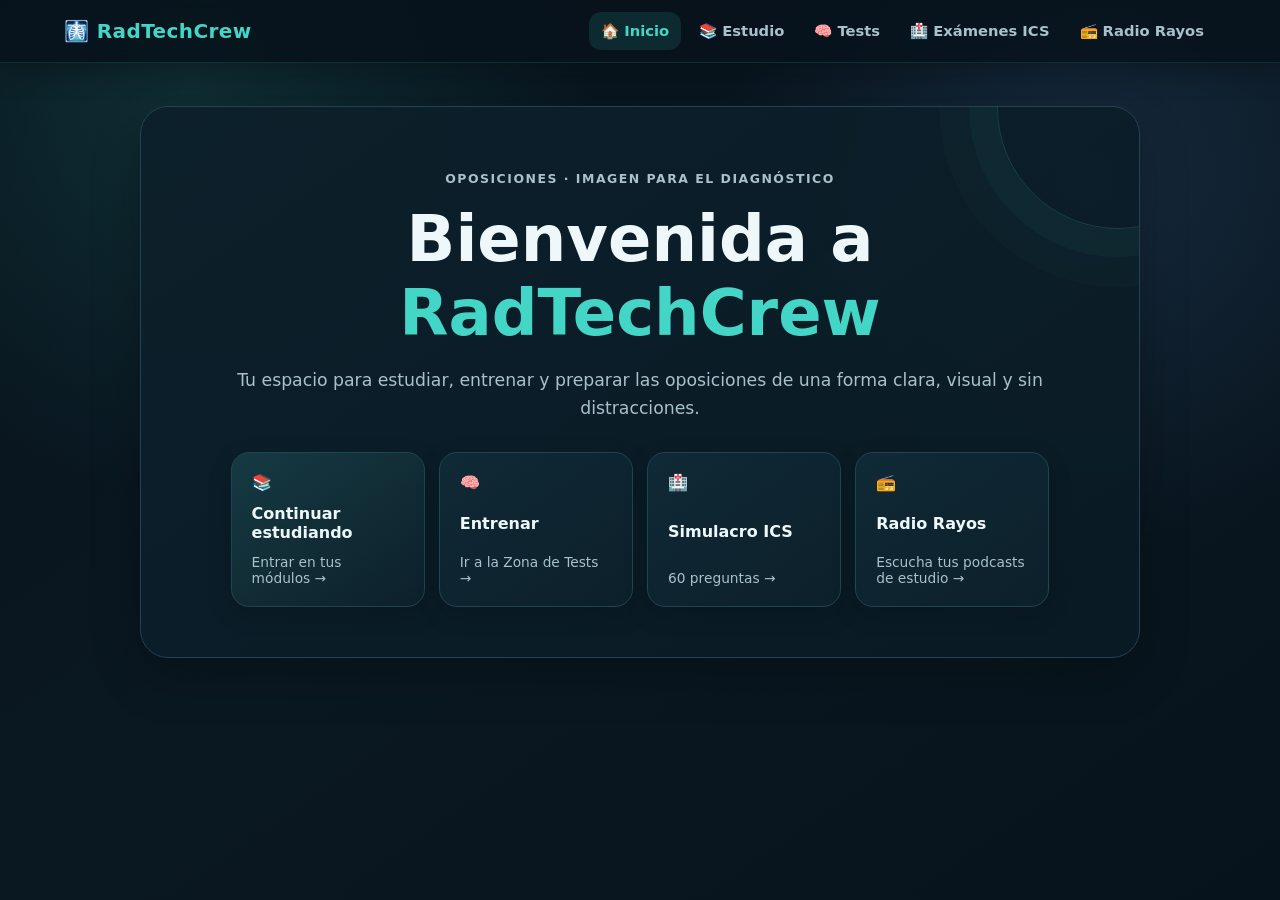
<file: index.html>
<!doctype html><html lang="es"><head><meta charset="UTF-8"><meta name="viewport" content="width=device-width,initial-scale=1.0,viewport-fit=cover"><meta name="theme-color" content="#1f2937"><meta name="mobile-web-app-capable" content="yes"><meta name="apple-mobile-web-app-capable" content="yes"><meta name="apple-mobile-web-app-status-bar-style" content="default"><meta name="apple-mobile-web-app-title" content="RadTechCrew"><link rel="manifest" href="./manifest.json"><link rel="icon" href="./icon.svg" type="image/svg+xml"><link rel="apple-touch-icon" href="./icon.svg"><title>RadTechCrew</title><link rel="stylesheet" href="style.css"><link rel="stylesheet" href="theme.css"><link rel="stylesheet" href="xp.css"><link rel="stylesheet" href="radio-rayos.css"></head><body><header class="topbar"><div class="brand">🩻 <span>RadTechCrew</span></div><nav aria-label="Navegación principal"><a href="#inicio" data-view="inicio" class="active">🏠 Inicio</a><a href="#estudio" data-view="estudio">📚 Estudio</a><a href="tests.html">🧠 Tests</a><a href="examenes-ics.html">🏥 Exámenes ICS</a><a href="#radio-rayos" data-view="radio-rayos">📻 Radio Rayos</a></nav></header><main><section id="inicio" class="hero app-view"><p class="eyebrow">OPOSICIONES · IMAGEN PARA EL DIAGNÓSTICO</p><h1>Bienvenida a <span>RadTechCrew</span></h1><p>Tu espacio para estudiar, entrenar y preparar las oposiciones de una forma clara, visual y sin distracciones.</p><div class="quick-access"><a href="#estudio" data-view="estudio" class="quick-card">📚<strong>Continuar estudiando</strong><span>Entrar en tus módulos →</span></a><a href="tests.html" class="quick-card">🧠<strong>Entrenar</strong><span>Ir a la Zona de Tests →</span></a><a href="examenes-ics.html" class="quick-card">🏥<strong>Simulacro ICS</strong><span>60 preguntas →</span></a><a href="#radio-rayos" data-view="radio-rayos" class="quick-card">📻<strong>Radio Rayos</strong><span>Escucha tus podcasts de estudio →</span></a></div></section><section id="radio-rayos" class="panel app-view" hidden><p class="eyebrow">AUDIO DE ESTUDIO</p><h2>📻 Radio Rayos</h2><p>Elige un módulo para entrar en sus podcasts de estudio.</p><div id="radio-rayos-list" class="cards"></div></section><section id="radio-module-view" class="panel module-view" hidden><div class="module-view-head"><div><p class="eyebrow">RADIO RAYOS</p><h2 id="radio-module-view-title"></h2><p id="radio-module-view-desc"></p></div></div><div id="radio-module-topics" class="cards"></div></section><section id="estudio" class="panel app-view" hidden><p class="eyebrow">APRENDER</p><h2>📚 Zona de estudio</h2><p>Elige un módulo para entrar en sus temas de estudio.</p><div id="modules" class="cards"></div></section><section id="module-view" class="panel module-view" hidden><div class="module-view-head"><div><p class="eyebrow">ZONA DE ESTUDIO</p><h2 id="module-view-title"></h2><p id="module-view-desc"></p></div></div><div id="module-topics" class="cards"></div></section></main><script src="app.js"></script><script src="radio-rayos.js?v=2"></script><script src="navigation.js"></script><script src="xp.js"></script><script src="internal-nav.js"></script><script src="topic4.js"></script><script src="topic5.js"></script><script src="topic6.js"></script><script src="topic7.js"></script><script src="topic8.js"></script><script src="topic9.js"></script><script src="topic10.js"></script><script src="topic11.js"></script><script src="topic12.js"></script><script src="topic13.js"></script><script src="topic14.js"></script><script src="topic15.js"></script><script src="topic16.js"></script><script src="topic17.js"></script><script src="topic17-card.js"></script><script src="topic18.js"></script><script src="topic18-card.js"></script><script src="topic19.js"></script><script src="topic20.js"></script><script src="topic21.js"></script><script src="topic23.js"></script><script src="topic24.js"></script><script src="topic25.js"></script><script src="topic26.js"></script><script src="topic27.js"></script><script src="topic28.js"></script><script src="topic29.js"></script><script src="topic30.js"></script><script src="topic31.js"></script><script src="topic32.js"></script><script src="topic33.js"></script><script src="topic34.js"></script><script src="topic35.js"></script><script src="topic36.js"></script><script src="topic37.js"></script><script src="topic38.js"></script><script src="topic39.js"></script><script src="topic40.js"></script><script src="topic41.js"></script><script src="topic42.js"></script><script>if('serviceWorker' in navigator){window.addEventListener('load',()=>navigator.serviceWorker.register('./service-worker.js',{scope:'./',updateViaCache:'none'}).catch(()=>{}));}</script></body></html>
</file>
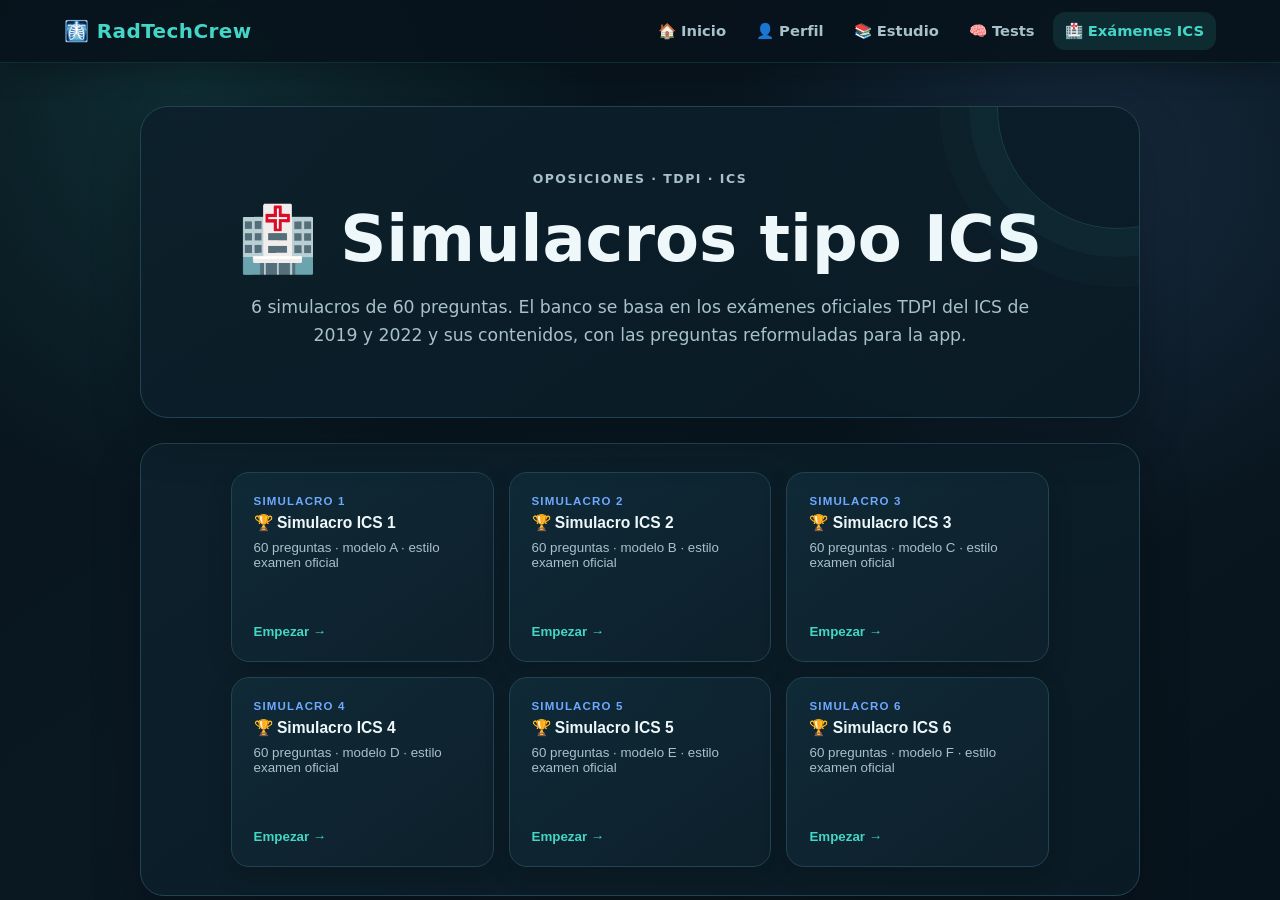
<file: examenes-ics.html>
<!doctype html><html lang="es"><head><meta charset="UTF-8"><meta name="viewport" content="width=device-width,initial-scale=1.0"><title>Simulacros ICS · RadTechCrew</title><link rel="stylesheet" href="style.css"><link rel="stylesheet" href="theme.css"></head><body class="ics-page"><header class="topbar"><div class="brand">🩻 <span>RadTechCrew</span></div><nav aria-label="Navegación principal"><a href="index.html">🏠 Inicio</a><a href="index.html#perfil">👤 Perfil</a><a href="index.html#estudio">📚 Estudio</a><a href="tests.html">🧠 Tests</a><a class="active" href="examenes-ics.html">🏥 Exámenes ICS</a></nav></header><main><section class="hero"><p class="eyebrow">OPOSICIONES · TDPI · ICS</p><h1>🏥 Simulacros tipo ICS</h1><p>6 simulacros de 60 preguntas. El banco se basa en los exámenes oficiales TDPI del ICS de 2019 y 2022 y sus contenidos, con las preguntas reformuladas para la app.</p></section><section class="panel"><div class="cards" id="simulacros-list"></div></section><section id="exam" class="panel" hidden></section></main><script src="examenes-ics.js"></script><script src="simulacros-extra.js"></script><script>(function(){const list=document.getElementById('simulacros-list');for(let n=1;n<=6;n++){const b=document.createElement('button');b.className='module-card';b.type='button';b.innerHTML='<span class="module-number">SIMULACRO '+n+'</span><h3>🏆 Simulacro ICS '+n+'</h3><p>60 preguntas · modelo '+String.fromCharCode(64+n)+' · estilo examen oficial</p><span class="module-action">Empezar →</span>';b.onclick=()=>window.startRadSim(n);list.appendChild(b)}function shuffle(a){return a.slice().sort(()=>Math.random()-0.5)}window.startRadSim=function(n){const bank=[...exams[2019].questions,...exams[2022].questions,...(window.extraICSQuestions||[])];if(bank.length<60){alert('El banco de preguntas todavía no contiene 60 preguntas.');return}let pool=shuffle(bank).slice(0,60).map(q=>{const opts=q[1].map((text,i)=>({text,i}));const mixed=shuffle(opts);return [q[0],mixed.map(x=>x.text),mixed.findIndex(x=>x.i===q[2])]}),pos=0,score=0;const box=document.getElementById('exam');box.hidden=false;function render(){if(pos>=pool.length){box.innerHTML='<div class="study-material"><p class="eyebrow">SIMULACRO '+n+' TERMINADO</p><h2>🏆 Resultado</h2><p class="final-score">'+score+' / 60</p><p>Has completado las 60 preguntas. Las preguntas proceden del banco reformulado basado en los exámenes y contenidos oficiales de TDPI del ICS de 2019 y 2022.</p><button class="secondary-button" id="again">Repetir simulacro</button> <a class="module-action exam-home" href="examenes-ics.html">Volver a simulacros</a></div>';document.getElementById('again').onclick=()=>window.startRadSim(n);return}const q=pool[pos];box.innerHTML='<div class="study-material"><p class="eyebrow">SIMULACRO '+n+'</p><h2>Pregunta '+(pos+1)+' de 60</h2><p>'+q[0]+'</p><div class="answer-grid">'+q[1].map((a,i)=>'<button class="answer-option" data-i="'+i+'">'+String.fromCharCode(65+i)+') '+a+'</button>').join('')+'</div><p class="exam-progress">Aciertos: '+score+' · Quedan '+(60-pos-1)+'</p></div>';box.scrollIntoView({behavior:'smooth',block:'start'});box.querySelectorAll('.answer-option').forEach(btn=>btn.onclick=function(){const chosen=+this.dataset.i;box.querySelectorAll('.answer-option').forEach((x,i)=>{x.disabled=true;if(i===q[2])x.classList.add('correct');if(i===chosen&&chosen!==q[2])x.classList.add('wrong')});if(chosen===q[2])score++;setTimeout(()=>{pos++;render()},550)})}render()}})();</script></body></html>
</file>
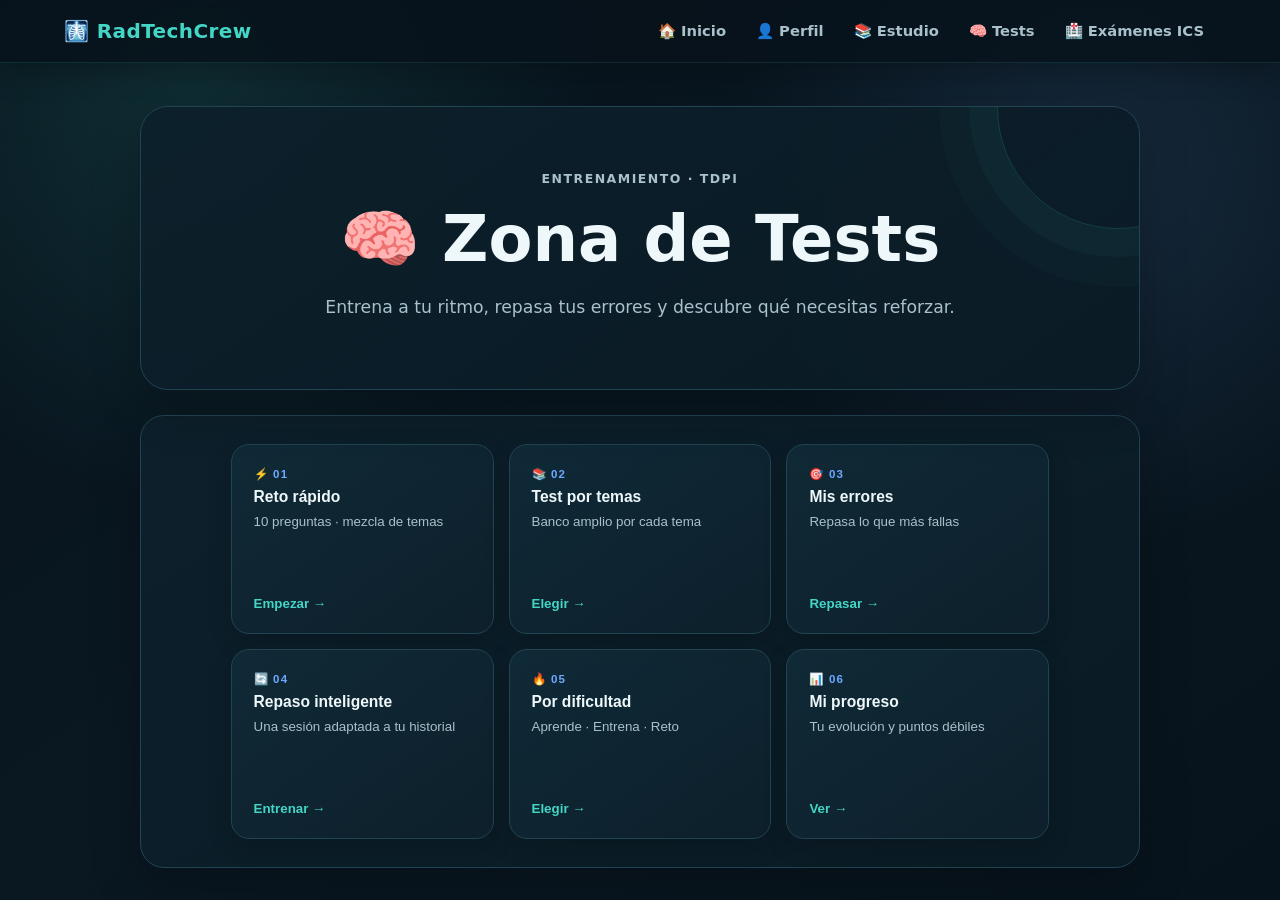
<file: tests.html>
<!doctype html><html lang="es"><head><meta charset="UTF-8"><meta name="viewport" content="width=device-width,initial-scale=1.0"><title>Zona de Tests · RadTechCrew</title><link rel="stylesheet" href="style.css"><link rel="stylesheet" href="theme.css"><link rel="stylesheet" href="tests-ui.css?v=20260904-1"></head><body class="tests-page"><header class="topbar"><div class="brand">🩻 <span>RadTechCrew</span></div><nav aria-label="Navegación principal"><a href="index.html">🏠 Inicio</a><a href="index.html#perfil">👤 Perfil</a><a href="index.html#estudio">📚 Estudio</a><a href="tests.html">🧠 Tests</a><a href="examenes-ics.html">🏥 Exámenes ICS</a></nav></header><main><section class="hero"><p class="eyebrow">ENTRENAMIENTO · TDPI</p><h1>🧠 Zona de Tests</h1><p>Entrena a tu ritmo, repasa tus errores y descubre qué necesitas reforzar.</p></section><section class="panel tests-launcher"><div class="cards"><button class="module-card" data-action="quick"><span class="module-number">⚡ 01</span><h3>Reto rápido</h3><p>10 preguntas · mezcla de temas</p><span class="module-action">Empezar →</span></button><button class="module-card" data-action="topics"><span class="module-number">📚 02</span><h3>Test por temas</h3><p>Banco amplio por cada tema</p><span class="module-action">Elegir →</span></button><button class="module-card" data-action="errors"><span class="module-number">🎯 03</span><h3>Mis errores</h3><p>Repasa lo que más fallas</p><span class="module-action">Repasar →</span></button><button class="module-card" data-action="smart"><span class="module-number">🔄 04</span><h3>Repaso inteligente</h3><p>Una sesión adaptada a tu historial</p><span class="module-action">Entrenar →</span></button><button class="module-card" data-action="difficulty"><span class="module-number">🔥 05</span><h3>Por dificultad</h3><p>Aprende · Entrena · Reto</p><span class="module-action">Elegir →</span></button><button class="module-card" data-action="progress"><span class="module-number">📊 06</span><h3>Mi progreso</h3><p>Tu evolución y puntos débiles</p><span class="module-action">Ver →</span></button></div></section><section id="workspace" class="panel" hidden></section></main><script src="app.js"></script><script src="topic4.js"></script><script src="topic5.js"></script><script src="topic6.js"></script><script src="topic7.js"></script><script src="topic8.js"></script><script src="topic9.js"></script><script src="topic10.js"></script><script src="topic11.js"></script><script src="topic12.js"></script><script src="topic13.js"></script><script src="topic14.js"></script><script src="topic15.js"></script><script src="topic16.js"></script><script src="topic17.js"></script><script src="topic17-card.js"></script><script src="topic18.js"></script><script src="topic18-card.js"></script><script src="topic19.js"></script><script src="topic20.js"></script><script src="topic21.js"></script><script src="topic23.js"></script><script src="topic24.js"></script><script src="topic25.js"></script><script src="topic26.js"></script><script src="topic27.js"></script><script src="topic28.js"></script><script src="topic29.js"></script><script src="topic30.js"></script><script src="topic31.js"></script><script src="topic32.js"></script><script src="topic33.js"></script><script src="topic34.js"></script><script src="topic35.js"></script><script src="topic36.js"></script><script src="topic37.js"></script><script src="topic38.js"></script><script src="topic39.js"></script><script src="topic40.js"></script><script src="topic41.js"></script><script src="topic42.js"></script><script src="tests-engine.js?v=20260910-2"></script><script src="topic1-test.js?v=20260923-1"></script><script src="topic2-test.js?v=20260923-2"></script><script src="topic3-test.js?v=20260923-1"></script><script src="topic4-test.js?v=20260922-1"></script><script src="topic5-test.js?v=20260922-1"></script><script src="examenes-ics.js"></script><script src="topic6-test.js?v=20260922-1"></script><script src="topic7-test.js?v=20260922-1"></script><script src="topic8-test.js?v=20260922-1"></script><script src="topic9-test.js?v=20260922-1"></script><script src="topic10-test.js?v=20260922-1"></script><script src="topic11-test.js?v=20260922-1"></script><script src="topic12-test.js?v=20260922-1"></script><script src="topic13-test.js?v=20260922-1"></script><script src="topic14-test.js?v=20260922-1"></script><script src="topic15-test.js?v=20260922-1"></script><script src="topic16-test.js?v=20260922-1"></script><script src="topic17-test.js?v=20260922-1"></script><script src="topic18-test.js?v=20260922-1"></script><script src="topic19-test.js?v=20260922-1"></script><script src="topic20-test.js?v=20260922-1"></script><script src="topic21-test.js?v=20260922-1"></script><script src="topic22-test.js?v=20260922-1"></script><script src="topic23-test.js?v=20260922-1"></script><script src="topic24-test.js?v=20260922-1"></script><script src="topic25-test.js?v=20260922-1"></script><script src="topic26-test.js?v=20260922-1"></script><script src="topic27-test.js?v=20260922-1"></script><script src="topic28-test.js?v=20260922-1"></script><script src="topic29-test.js?v=20260922-1"></script><script src="topic30-test.js?v=20260922-1"></script><script src="topic31-test.js?v=20260922-1"></script><script src="topic32-test.js?v=20260922-1"></script><script src="topic33-test.js?v=20260922-1"></script><script src="topic34-test.js?v=20260922-1"></script><script src="topic35-test.js?v=20260922-1"></script><script src="topic36-test.js?v=20260922-1"></script><script src="topic37-test.js?v=20260922-1"></script><script src="topic38-test.js?v=20260922-1"></script><script src="topic39-test.js?v=20260922-1"></script><script src="topic40-test.js?v=20260922-1"></script><script src="topic41-test.js?v=20260922-1"></script><script src="topic42-test.js?v=20260926-1"></script><script src="test-results.js?v=20260910-1"></script><script src="xp.js"></script><script src="internal-nav.js"></script></body></html>
</file>
<file: style.css>
*{box-sizing:border-box}html{scroll-behavior:smooth}body{margin:0;padding-top:76px;font-family:Arial,sans-serif;background:linear-gradient(135deg,#eef7f8,#f7f3ff);color:#24313a;min-height:100vh}.topbar{position:fixed;top:0;left:0;right:0;z-index:100;background:#fff;box-shadow:0 3px 16px #00000018;display:flex;align-items:center;justify-content:space-between;padding:12px 5%;gap:20px}.brand{font-size:1.25rem;font-weight:800;color:#155e75;white-space:nowrap}.topbar nav{display:flex;flex-wrap:wrap;gap:6px}.topbar a{color:#334155;text-decoration:none;padding:10px 12px;border-radius:12px;font-size:.92rem;font-weight:650;transition:background .18s ease,transform .18s ease}.topbar a:hover,.topbar a:focus,.topbar a.active{background:#e6f5f6;color:#0e7490;outline:none}.topbar a:hover{transform:translateY(-1px)}.hero{max-width:1000px;margin:30px auto 25px;padding:50px 7%;text-align:center;background:#ffffffdd;border-radius:28px;box-shadow:0 12px 40px #00000010}.hero h1{font-size:clamp(2rem,6vw,4rem);margin:10px 0}.hero h1 span{color:#0e7490}.hero p{font-size:1.08rem;line-height:1.6}.eyebrow{font-size:.78rem!important;font-weight:700;letter-spacing:.12em;color:#64748b}.panel{max-width:1000px;margin:22px auto;padding:28px 7%;background:#fff;border-radius:24px;box-shadow:0 8px 30px #0000000d}.panel h2{margin-top:0}.cards{display:grid;grid-template-columns:repeat(auto-fit,minmax(210px,1fr));gap:15px}.quick-access{display:grid;grid-template-columns:repeat(4,1fr);gap:14px;margin-top:30px}.quick-card{display:flex;flex-direction:column;align-items:flex-start;justify-content:space-between;min-height:155px;gap:7px;padding:20px;text-decoration:none;text-align:left;border:1px solid #d9edf0;border-radius:18px;background:#f1f8fa;color:#24313a;transition:transform .18s ease,box-shadow .18s ease,border-color .18s ease}.quick-card strong{font-size:1rem;color:#155e75}.quick-card span{font-size:.86rem;color:#52616b}.quick-card:first-child{background:#eef8fa}.quick-card:hover,.quick-card:focus{transform:translateY(-3px);border-color:#0e7490;box-shadow:0 10px 24px #00000012;outline:none}.module-card,.topic-card{appearance:none;width:100%;padding:20px;text-align:left;border-radius:18px;background:#f1f8fa;border:1px solid #d9edf0;color:#24313a;cursor:pointer;transition:transform .18s ease,box-shadow .18s ease,border-color .18s ease}.module-card:hover,.module-card:focus,.topic-card:hover,.topic-card:focus{transform:translateY(-3px);border-color:#0e7490;box-shadow:0 10px 24px #00000012;outline:none}.module-card h3,.topic-card h3{margin:7px 0 8px;color:#155e75}.module-card p{margin:0 0 14px;color:#52616b}.module-number{font-size:.72rem;font-weight:800;letter-spacing:.1em;color:#64748b}.module-action{font-weight:800;color:#0e7490}.module-view{scroll-margin-top:90px}.module-view-head{display:flex;justify-content:space-between;align-items:flex-start;gap:20px}.secondary-button{border:1px solid #cbd5e1;background:#fff;color:#334155;border-radius:12px;padding:10px 16px;font-weight:700;cursor:pointer}.secondary-button:hover{background:#f1f8fa}.coming-soon{margin-top:18px;padding:18px;border-radius:16px;background:#f7fafb;border:1px dashed #cbd5e1;color:#52616b}.module-topics{margin-top:20px}.topic-list{display:grid;gap:14px}.topic-card{background:#f8fbfc}.topic-card h3{font-size:1rem;line-height:1.4}.topic-back{margin-bottom:18px}.study-material{background:#fff;border:1px solid #e2e8f0;border-radius:20px;padding:24px;box-shadow:0 6px 24px #0000000a}.topic-heading{border-bottom:2px solid #e6f5f6;padding-bottom:16px;margin-bottom:22px}.topic-heading h2{color:#155e75;line-height:1.35;margin:8px 0 0}.topic-content{font-size:1rem;line-height:1.72;color:#334155}.topic-content p{margin:0 0 20px}.topic-content p:first-child{font-weight:800;color:#155e75}.topic-content br{line-height:1.72}.answer-grid{display:grid;gap:12px;margin:22px 0}.answer-option{width:100%;padding:15px 16px;text-align:left;border:1px solid #d8e2e8;background:#f8fbfc;color:#24313a;border-radius:14px;font-size:1rem;line-height:1.45;cursor:pointer}.answer-option:hover:not(:disabled){border-color:#0e7490;background:#eef8fa}.answer-option:disabled{cursor:default}.answer-option.correct{background:#e9f8ef;border-color:#43a56b}.answer-option.wrong{background:#fff0f0;border-color:#d86b6b}.exam-progress{font-size:.82rem;color:#64748b}.final-score{font-size:3rem;font-weight:900;color:#0e7490;text-align:center;margin:25px 0}.exam-home{display:block;margin-top:18px;text-align:center;text-decoration:none;padding:12px;border-radius:12px;background:#eef8fa}.topbar a.active{font-weight:800}@media(max-width:900px){.quick-access{grid-template-columns:repeat(2,1fr)}}@media(max-width:700px){body{padding-top:18px;padding-bottom:76px}.topbar{top:auto;bottom:0;left:0;right:0;position:fixed;padding:8px 7px;align-items:stretch;justify-content:center;border-top:1px solid #e2e8f0;box-shadow:0 -5px 18px #00000014}.brand{display:none}.topbar nav{width:100%;justify-content:space-around;gap:2px}.topbar a{flex:1;text-align:center;padding:9px 3px;font-size:.72rem;line-height:1.25;border-radius:11px}.topbar a:hover{transform:none}.hero{margin:12px 12px 18px;padding:38px 6%}.panel{margin:12px}.quick-access{grid-template-columns:repeat(2,1fr);gap:10px}.quick-card{min-height:145px;padding:16px}.module-view-head{flex-direction:column}.secondary-button{width:100%}.study-material{padding:18px}.topic-content{font-size:.98rem;line-height:1.68}.answer-option{font-size:.95rem;padding:14px}}
</file>
<file: theme.css>
:root{--rtc-bg:#07131c;--rtc-surface:#0d202b;--rtc-surface-2:#102a37;--rtc-line:#214452;--rtc-text:#eef8fb;--rtc-muted:#a8c1ca;--rtc-accent:#43d6c6;--rtc-accent-2:#6ea8ff;--rtc-warm:#ffc857;--rtc-shadow:0 18px 50px rgba(0,0,0,.24);--rtc-radius:22px}body{font-family:Inter,system-ui,-apple-system,BlinkMacSystemFont,"Segoe UI",Arial,sans-serif;background:radial-gradient(circle at 15% 10%,rgba(67,214,198,.13),transparent 30%),radial-gradient(circle at 85% 20%,rgba(110,168,255,.12),transparent 28%),linear-gradient(145deg,#07131c,#0a1822 48%,#07131c);color:var(--rtc-text)}body:before{content:"";position:fixed;inset:0;pointer-events:none;opacity:.08;background-image:linear-gradient(rgba(255,255,255,.08) 1px,transparent 1px),linear-gradient(90deg,rgba(255,255,255,.08) 1px,transparent 1px);background-size:36px 36px;mask-image:linear-gradient(to bottom,black,transparent 85%)}.topbar{background:rgba(7,19,28,.88);backdrop-filter:blur(16px);border-bottom:1px solid rgba(67,214,198,.14);box-shadow:0 8px 30px rgba(0,0,0,.28)}.brand{color:var(--rtc-accent);letter-spacing:.02em}.topbar a{color:var(--rtc-muted)}.topbar a:hover,.topbar a:focus,.topbar a.active{background:rgba(67,214,198,.12);color:var(--rtc-accent)}.hero,.panel{background:linear-gradient(145deg,rgba(13,32,43,.94),rgba(10,27,37,.92));border:1px solid var(--rtc-line);box-shadow:var(--rtc-shadow)}.hero{position:relative;overflow:hidden}.hero:after{content:"";position:absolute;width:240px;height:240px;right:-100px;top:-120px;border:1px solid rgba(67,214,198,.18);border-radius:50%;box-shadow:0 0 0 28px rgba(67,214,198,.035),0 0 0 58px rgba(67,214,198,.02)}.hero h1 span{color:var(--rtc-accent)}.hero p,.panel p{color:var(--rtc-muted)}.eyebrow{color:var(--rtc-accent)}.quick-card,.module-card,.topic-card{background:linear-gradient(145deg,rgba(16,42,55,.96),rgba(13,32,43,.96));border-color:var(--rtc-line);color:var(--rtc-text);box-shadow:0 8px 24px rgba(0,0,0,.16)}.quick-card strong,.module-card h3,.topic-card h3{color:var(--rtc-text)}.quick-card span,.module-card p{color:var(--rtc-muted)}.quick-card:hover,.quick-card:focus,.module-card:hover,.module-card:focus,.topic-card:hover,.topic-card:focus{border-color:rgba(67,214,198,.7);box-shadow:0 14px 32px rgba(0,0,0,.28),0 0 0 1px rgba(67,214,198,.12);transform:translateY(-3px)}.quick-card:first-child{background:linear-gradient(145deg,rgba(22,58,66,.98),rgba(13,32,43,.96))}.module-number{color:var(--rtc-accent-2)}.module-action,.exam-home{color:var(--rtc-accent)}.secondary-button{background:var(--rtc-surface-2);border-color:var(--rtc-line);color:var(--rtc-text)}.secondary-button:hover{background:#163746}.coming-soon{background:rgba(16,42,55,.7);border-color:var(--rtc-line);color:var(--rtc-muted)}.study-material{background:rgba(13,32,43,.9);border-color:var(--rtc-line);box-shadow:0 12px 32px rgba(0,0,0,.2)}.topic-heading{border-bottom-color:var(--rtc-line)}.topic-heading h2,.topic-content p:first-child{color:var(--rtc-accent)}.topic-content{color:#d7e5e9}.answer-option{background:#102a37;border-color:var(--rtc-line);color:var(--rtc-text)}.answer-option:hover:not(:disabled){border-color:var(--rtc-accent);background:#143542}.answer-option.correct{background:rgba(67,214,198,.12);border-color:#43d6c6}.answer-option.wrong{background:rgba(255,105,105,.12);border-color:#ff7979}.exam-progress{color:var(--rtc-muted)}.final-score{color:var(--rtc-accent)}.exam-home{background:rgba(67,214,198,.1)}.tests-page #workspace:not([hidden]) .study-material:has(.answer-grid),.tests-page #workspace:not([hidden]) .study-material:has(.final-score),.ics-page #exam:not([hidden]) .study-material{background:#fff;color:#17212b;border:1px solid #d9e2e7;box-shadow:0 5px 22px rgba(20,40,50,.07)}.tests-page #workspace:not([hidden]) .study-material:has(.answer-grid) h1,.tests-page #workspace:not([hidden]) .study-material:has(.answer-grid) h2,.tests-page #workspace:not([hidden]) .study-material:has(.answer-grid) h3,.tests-page #workspace:not([hidden]) .study-material:has(.final-score) h1,.tests-page #workspace:not([hidden]) .study-material:has(.final-score) h2,.tests-page #workspace:not([hidden]) .study-material:has(.final-score) h3,.ics-page #exam:not([hidden]) .study-material h1,.ics-page #exam:not([hidden]) .study-material h2,.ics-page #exam:not([hidden]) .study-material h3{color:#17212b}.tests-page #workspace:not([hidden]) .study-material:has(.answer-grid) p,.tests-page #workspace:not([hidden]) .study-material:has(.final-score) p,.ics-page #exam:not([hidden]) .study-material p{color:#334155}.tests-page #workspace:not([hidden]) .study-material:has(.answer-grid) .eyebrow,.tests-page #workspace:not([hidden]) .study-material:has(.final-score) .eyebrow,.ics-page #exam:not([hidden]) .study-material .eyebrow{color:#0e7490}.tests-page #workspace:not([hidden]) .study-material:has(.answer-grid) .answer-option,.ics-page #exam:not([hidden]) .study-material .answer-option{background:#fff;color:#24313a;border-color:#d8e2e8}.tests-page #workspace:not([hidden]) .study-material:has(.answer-grid) .answer-option:hover:not(:disabled),.ics-page #exam:not([hidden]) .study-material .answer-option:hover:not(:disabled){background:#eef8fa;border-color:#0e7490}.tests-page #workspace:not([hidden]) .study-material:has(.answer-grid) .answer-option.correct,.ics-page #exam:not([hidden]) .study-material .answer-option.correct{background:#e9f8ef;border-color:#43a56b}.tests-page #workspace:not([hidden]) .study-material:has(.answer-grid) .answer-option.wrong,.ics-page #exam:not([hidden]) .study-material .answer-option.wrong{background:#fff0f0;border-color:#d86b6b}.tests-page #workspace:not([hidden]) .study-material:has(.answer-grid) .exam-progress,.ics-page #exam:not([hidden]) .study-material .exam-progress{color:#64748b}.tests-page #workspace:not([hidden]) .study-material:has(.final-score) .final-score,.ics-page #exam:not([hidden]) .study-material .final-score{color:#0e7490}.tests-page #workspace:not([hidden]) .study-material:has(.final-score) .secondary-button,.ics-page #exam:not([hidden]) .study-material .secondary-button{background:#fff;color:#334155;border-color:#cbd5e1}.tests-page #workspace:not([hidden]) .study-material:has(.final-score) .exam-home,.ics-page #exam:not([hidden]) .study-material .exam-home{background:#eef8fa;color:#0e7490}.module-view-head{margin-bottom:22px}.module-view-head h2{font-size:clamp(1.5rem,3vw,2.1rem);margin:.25rem 0 .45rem;color:var(--rtc-text)}#estudio>.eyebrow{margin-bottom:6px}#estudio h2{font-size:clamp(1.7rem,3vw,2.3rem);margin:.2rem 0 .45rem}#modules.cards{display:grid;grid-template-columns:repeat(3,minmax(0,1fr));gap:18px;margin-top:24px}.module-card{min-height:190px;text-align:left;display:flex;flex-direction:column;justify-content:flex-start;padding:22px}.module-card .module-action{margin-top:auto}.module-view #module-topics.cards{display:grid;grid-template-columns:repeat(2,minmax(0,1fr));gap:16px}.module-view .topic-card{min-height:125px;padding:18px;display:flex;flex-direction:column;justify-content:space-between}.module-view .topic-card h3{line-height:1.25}.module-view .topic-card p{margin:.35rem 0 0;color:var(--rtc-muted)}#modules .module-card{position:relative;overflow:hidden;border-left:4px solid var(--module-accent,var(--rtc-accent));background:linear-gradient(145deg,rgba(18,47,61,.99),rgba(10,29,39,.98));isolation:isolate;padding:24px;min-height:205px}#modules .module-card:before{content:"";position:absolute;right:-42px;top:-48px;width:175px;height:175px;border:2px solid var(--module-accent,var(--rtc-accent));border-radius:50%;box-shadow:0 0 0 25px rgba(67,214,198,.035),0 0 0 54px rgba(67,214,198,.018);opacity:.5;z-index:-1}#modules .module-card:after{content:"";position:absolute;right:24px;top:24px;width:11px;height:11px;border-radius:50%;background:var(--module-accent,var(--rtc-accent));box-shadow:0 0 20px var(--module-accent,var(--rtc-accent));opacity:.9}#modules .module-card .module-number{font-size:.8rem;font-weight:800;letter-spacing:.08em;color:var(--module-accent);text-transform:uppercase}#modules .module-card h3{font-size:1.3rem;max-width:82%;margin-top:12px}#modules .module-card p{max-width:78%;line-height:1.5}#modules .module-card .module-action{font-weight:800;color:var(--module-accent)}#modules .module-card:hover,#modules .module-card:focus{border-color:var(--module-accent);box-shadow:0 18px 38px rgba(0,0,0,.34),0 0 28px rgba(67,214,198,.09);transform:translateY(-5px)}#modules .module-card:nth-child(1){--module-accent:#43d6c6}#modules .module-card:nth-child(2){--module-accent:#6ea8ff}#modules .module-card:nth-child(3){--module-accent:#c58cff}#modules .module-card:nth-child(4){--module-accent:#ffc857}#modules .module-card:nth-child(5){--module-accent:#54d6a0}#modules .module-card:nth-child(6){--module-accent:#5bb8ff}#modules .module-card:nth-child(7){--module-accent:#9b8cff}#modules .module-card:nth-child(8){--module-accent:#ff8b7a}#modules .module-card:nth-child(9){--module-accent:#f0b85a}#modules .module-card:nth-child(10){--module-accent:#7dd3a8}#modules .module-card:nth-child(11){--module-accent:#8fb7c7}.module-view .topic-card{position:relative;overflow:hidden}.module-view .topic-card:before{content:"";position:absolute;left:0;top:0;bottom:0;width:3px;background:var(--rtc-accent);opacity:.75}.module-view .topic-card:hover:before{opacity:1}.module-view .topic-card h3{padding-left:8px}.module-view .topic-card p{padding-left:8px}.module-view .topic-card:nth-child(4n+1):before{background:#43d6c6}.module-view .topic-card:nth-child(4n+2):before{background:#6ea8ff}.module-view .topic-card:nth-child(4n+3):before{background:#ffc857}.module-view .topic-card:nth-child(4n):before{background:#9b8cff}@media(max-width:900px){#modules.cards{grid-template-columns:repeat(2,minmax(0,1fr))}}@media(max-width:700px){.topbar{background:rgba(7,19,28,.94);border-top-color:rgba(67,214,198,.18)}#modules.cards{grid-template-columns:1fr;gap:12px;margin-top:18px}.module-card{min-height:145px;padding:18px}.module-view #module-topics.cards{grid-template-columns:1fr;gap:12px}.module-view .topic-card{min-height:105px;padding:16px}.module-view-head{margin-bottom:16px}#modules .module-card{min-height:175px;padding:20px}#modules .module-card:before{right:-55px;top:-60px;width:145px;height:145px}.module-view .topic-card:before{width:4px}}
</file>
<file: xp.css>
.profile-head{display:flex;align-items:center;gap:16px;margin:18px 0 24px}.profile-avatar{width:68px;height:68px;display:grid;place-items:center;border-radius:20px;background:linear-gradient(145deg,#153b48,#0c222d);border:1px solid rgba(67,214,198,.35);font-size:2rem;box-shadow:0 12px 28px rgba(0,0,0,.2)}.profile-head h2{margin:0 0 5px}.profile-level{padding:20px;border:1px solid var(--rtc-line);border-radius:18px;background:rgba(16,42,55,.72);margin-bottom:18px}.profile-level>div:first-child{display:flex;justify-content:space-between;gap:12px;margin-bottom:12px}.profile-level span{color:var(--rtc-accent);font-weight:800}.xp-track{height:12px;border-radius:99px;overflow:hidden;background:#07131c;border:1px solid var(--rtc-line);margin-bottom:8px}.xp-track i{display:block;height:100%;border-radius:inherit;background:linear-gradient(90deg,var(--rtc-accent),var(--rtc-accent-2));box-shadow:0 0 18px rgba(67,214,198,.25);transition:width .5s ease}.profile-level small{color:var(--rtc-muted)}.profile-stats{display:grid;grid-template-columns:repeat(3,1fr);gap:12px;margin-bottom:24px}.profile-stats article{padding:18px;text-align:center;border:1px solid var(--rtc-line);border-radius:18px;background:linear-gradient(145deg,rgba(16,42,55,.9),rgba(13,32,43,.9))}.profile-stats b{display:block;font-size:1.65rem;color:var(--rtc-accent)}.profile-stats span{color:var(--rtc-muted);font-size:.88rem}.profile-section-title{display:flex;align-items:center;justify-content:space-between;margin-bottom:12px}.profile-section-title h3{margin:0}.profile-section-title span{color:var(--rtc-muted)}.achievement-grid{display:grid;grid-template-columns:repeat(4,1fr);gap:12px}.achievement{min-height:135px;padding:16px;border:1px solid var(--rtc-line);border-radius:18px;background:rgba(16,42,55,.78);display:flex;flex-direction:column;gap:7px}.achievement>div{font-size:1.5rem}.achievement strong{font-size:.95rem}.achievement small{color:var(--rtc-muted);line-height:1.35}.achievement.locked{opacity:.45;filter:saturate(.35)}.achievement.unlocked{border-color:rgba(67,214,198,.38);box-shadow:0 8px 24px rgba(0,0,0,.12)}@media(max-width:800px){.achievement-grid{grid-template-columns:repeat(2,1fr)}}@media(max-width:600px){.profile-head{align-items:flex-start}.profile-avatar{width:58px;height:58px;font-size:1.65rem}.profile-stats{gap:8px}.profile-stats article{padding:14px 8px}.profile-stats b{font-size:1.35rem}.achievement-grid{grid-template-columns:1fr 1fr}.achievement{min-height:125px;padding:13px}}
</file>
<file: radio-rayos.css>
.radio-podcast-card{width:100%;box-sizing:border-box}.radio-podcast-card audio{width:100%;max-width:100%;box-sizing:border-box;display:block;margin-top:10px}.radio-podcast-card .eyebrow{margin-bottom:2px}
#radio-rayos-list.cards{display:grid;grid-template-columns:repeat(3,minmax(0,1fr));gap:18px;margin-top:24px}
#radio-rayos-list .radio-module-card{position:relative;overflow:hidden;border-left:4px solid var(--module-accent,var(--rtc-accent));background:linear-gradient(145deg,rgba(18,47,61,.99),rgba(10,29,39,.98));isolation:isolate;padding:24px;min-height:205px;text-align:left;display:flex;flex-direction:column;justify-content:flex-start}
#radio-rayos-list .radio-module-card:before{content:"";position:absolute;right:-42px;top:-48px;width:175px;height:175px;border:2px solid var(--module-accent,var(--rtc-accent));border-radius:50%;box-shadow:0 0 0 25px rgba(67,214,198,.035),0 0 0 54px rgba(67,214,198,.018);opacity:.5;z-index:-1}
#radio-rayos-list .radio-module-card:after{content:"";position:absolute;right:24px;top:24px;width:11px;height:11px;border-radius:50%;background:var(--module-accent,var(--rtc-accent));box-shadow:0 0 20px var(--module-accent,var(--rtc-accent));opacity:.9}
#radio-rayos-list .radio-module-card .module-number{font-size:.8rem;font-weight:800;letter-spacing:.08em;color:var(--module-accent);text-transform:uppercase}
#radio-rayos-list .radio-module-card h3{font-size:1.3rem;max-width:82%;margin-top:12px;color:var(--rtc-text)}
#radio-rayos-list .radio-module-card p{max-width:78%;line-height:1.5;color:var(--rtc-muted)}
#radio-rayos-list .radio-module-card .module-action{margin-top:auto;font-weight:800;color:var(--module-accent)}
#radio-rayos-list .radio-module-card:hover,#radio-rayos-list .radio-module-card:focus{border-color:var(--module-accent);box-shadow:0 18px 38px rgba(0,0,0,.34),0 0 28px rgba(67,214,198,.09);transform:translateY(-5px)}
#radio-rayos-list .radio-module-card:nth-child(1){--module-accent:#43d6c6}
#radio-rayos-list .radio-module-card:nth-child(2){--module-accent:#6ea8ff}
#radio-rayos-list .radio-module-card:nth-child(3){--module-accent:#c58cff}
#radio-rayos-list .radio-module-card:nth-child(4){--module-accent:#ffc857}
#radio-rayos-list .radio-module-card:nth-child(5){--module-accent:#54d6a0}
#radio-rayos-list .radio-module-card:nth-child(6){--module-accent:#5bb8ff}
#radio-rayos-list .radio-module-card:nth-child(7){--module-accent:#9b8cff}
#radio-rayos-list .radio-module-card:nth-child(8){--module-accent:#ff8b7a}
#radio-rayos-list .radio-module-card:nth-child(9){--module-accent:#f0b85a}
#radio-rayos-list .radio-module-card:nth-child(10){--module-accent:#7dd3a8}
#radio-rayos-list .radio-module-card:nth-child(11){--module-accent:#8fb7c7}
#radio-module-topics .topic-list{display:grid;grid-template-columns:repeat(2,minmax(0,1fr));gap:16px}
#radio-module-topics .radio-podcast-card{min-height:150px;padding:18px;display:flex;flex-direction:column;justify-content:space-between}
#radio-module-topics .radio-podcast-card audio{width:100%;max-width:100%;box-sizing:border-box;display:block;margin-top:12px}
@media(max-width:900px){#radio-rayos-list.cards{grid-template-columns:repeat(2,minmax(0,1fr))}}
@media(max-width:700px){#radio-rayos-list.cards{grid-template-columns:1fr;gap:12px;margin-top:18px}#radio-rayos-list .radio-module-card{min-height:175px;padding:20px}#radio-rayos-list .radio-module-card:before{right:-55px;top:-60px;width:145px;height:145px}#radio-module-topics .topic-list{grid-template-columns:1fr;gap:12px}}
</file>
<file: tests-ui.css>
/* UI específica de los tests · evita saltos de tamaño y mantiene una composición estable */
.tests-page #workspace{min-width:0;overflow:visible}
.tests-page #workspace .study-material{width:100%;max-width:100%;min-width:0;overflow:hidden}
.tests-page #workspace .test-panel{display:flex;flex-direction:column;gap:0}
.tests-page #workspace .test-panel h2{margin:0 0 14px;line-height:1.3;font-size:clamp(1.2rem,3.8vw,1.7rem)}
.tests-page #workspace .question-text{margin:0;line-height:1.6;font-size:clamp(.98rem,2.7vw,1.08rem);overflow-wrap:anywhere}
.tests-page #workspace .answer-grid{width:100%;min-width:0;display:grid;gap:10px;margin:20px 0}
.tests-page #workspace .answer-option{display:block;width:100%;min-width:0;max-width:100%;height:auto;min-height:0;margin:0;padding:13px 15px;box-sizing:border-box;font:inherit;font-size:clamp(.92rem,2.5vw,1rem);font-weight:500;line-height:1.45;text-align:left;white-space:normal;overflow-wrap:anywhere;word-break:normal;hyphens:auto}
.tests-page #workspace .answer-option:disabled{opacity:1}
.tests-page #workspace .exam-progress{margin:0;line-height:1.4}
.tests-page #workspace .final-panel{text-align:center;padding:clamp(22px,5vw,34px)}
.tests-page #workspace .final-panel h2{margin:8px 0 0;line-height:1.3;font-size:clamp(1.4rem,5vw,2rem)}
.tests-page #workspace .final-score{font-size:clamp(2.6rem,11vw,4rem);line-height:1;margin:24px 0 10px}
.tests-page #workspace .final-percent{margin:0 0 22px;font-size:1rem;font-weight:700}
.tests-page #workspace .final-again{display:block;width:min(280px,100%);margin:0 auto}
.tests-page #workspace .mistakes-review{width:100%;max-width:100%;box-sizing:border-box}
.tests-page #workspace .mistake-card{min-width:0;overflow:hidden}
.tests-page #workspace .mistake-card h4,.tests-page #workspace .mistake-card p{overflow-wrap:anywhere}
@media(max-width:700px){
  .tests-page #workspace .study-material{padding:18px}
  .tests-page #workspace .answer-option{padding:12px 13px;font-size:.94rem;line-height:1.42}
  .tests-page #workspace .answer-grid{gap:9px;margin:18px 0}
}
</file>
